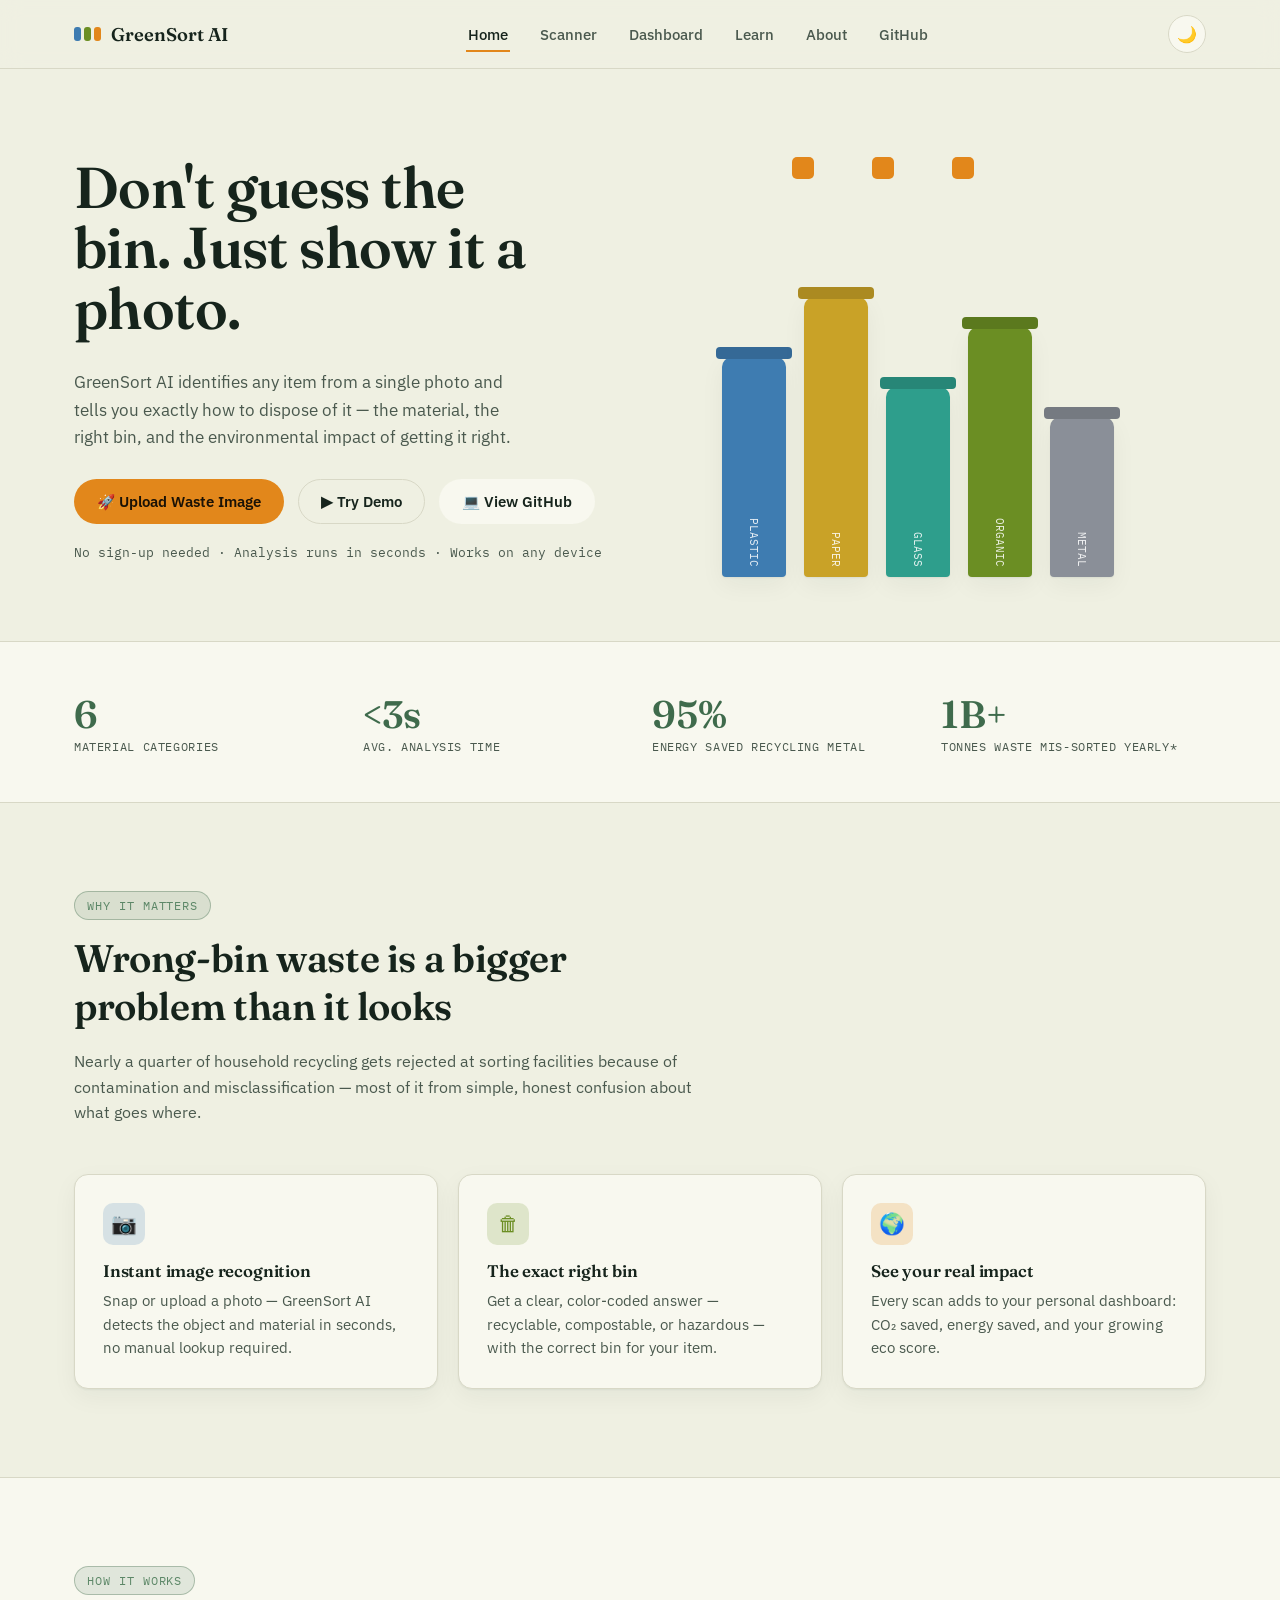
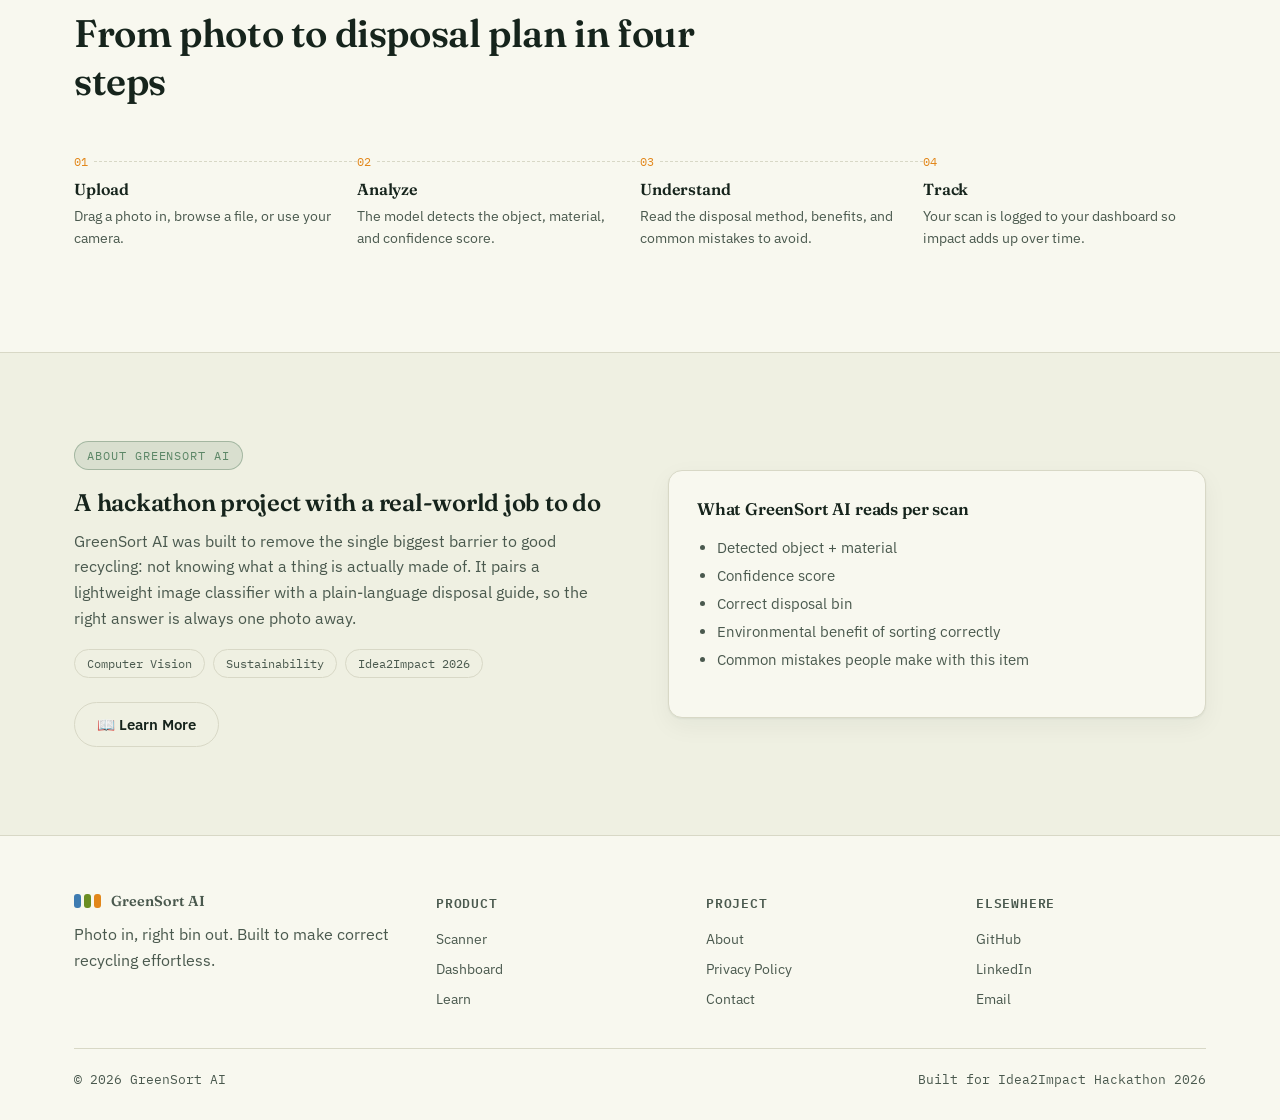
<file: index.html>
<!DOCTYPE html>
<html lang="en">
<head>
<meta charset="UTF-8">
<meta name="viewport" content="width=device-width, initial-scale=1.0">
<title>GreenSort AI — Sort waste right, instantly</title>
<meta name="description" content="Upload a photo of any item and let GreenSort AI tell you exactly how to dispose of it — recyclable, compostable, or hazardous.">
<link rel="stylesheet" href="style.css">
</head>
<body>

<nav class="navbar">
  <div class="container">
    <a href="index.html" class="brand">
      <span class="dot-row"><span class="dot"></span><span class="dot"></span><span class="dot"></span></span>
      GreenSort AI
    </a>
    <ul class="nav-links" id="navLinks">
      <li><a href="index.html">Home</a></li>
      <li><a href="scanner.html">Scanner</a></li>
      <li><a href="dashboard.html">Dashboard</a></li>
      <li><a href="learn.html">Learn</a></li>
      <li><a href="about.html">About</a></li>
      <li><a href="https://github.com/pavarshasree" target="_blank" rel="noopener">GitHub</a></li>
    </ul>
    <div class="nav-actions">
      <button class="theme-toggle" id="themeToggle" aria-label="Toggle dark mode">🌙</button>
      <button class="nav-burger" id="navBurger" aria-label="Menu">☰</button>
    </div>
  </div>
</nav>

<header class="hero">
  <div class="container">
    <div>
      <h1>Don't guess the bin. Just show it a photo.</h1>
      <p class="lede">GreenSort AI identifies any item from a single photo and tells you exactly how to dispose of it — the material, the right bin, and the environmental impact of getting it right.</p>
      <div class="hero-actions">
        <a href="scanner.html" class="btn btn-primary">🚀 Upload Waste Image</a>
        <a href="scanner.html?demo=1" class="btn btn-outline">▶ Try Demo</a>
        <a href="https://github.com/pavarshasree" target="_blank" rel="noopener" class="btn btn-ghost">💻 View GitHub</a>
      </div>
      <p class="hero-note">No sign-up needed · Analysis runs in seconds · Works on any device</p>
    </div>
    <div class="bin-stack" aria-hidden="true">
      <div class="falling" style="left:150px; animation-delay:0s;"></div>
      <div class="falling" style="left:70px; animation-delay:.8s;"></div>
      <div class="falling" style="left:230px; animation-delay:1.6s;"></div>
      <div class="bin b1"><span>PLASTIC</span></div>
      <div class="bin b2"><span>PAPER</span></div>
      <div class="bin b3"><span>GLASS</span></div>
      <div class="bin b4"><span>ORGANIC</span></div>
      <div class="bin b5"><span>METAL</span></div>
    </div>
  </div>
</header>

<section class="stats">
  <div class="container stats-grid">
    <div class="stat"><div class="num">6</div><div class="label">Material categories</div></div>
    <div class="stat"><div class="num">&lt;3s</div><div class="label">Avg. analysis time</div></div>
    <div class="stat"><div class="num">95%</div><div class="label">Energy saved recycling metal</div></div>
    <div class="stat"><div class="num">1B+</div><div class="label">Tonnes waste mis-sorted yearly*</div></div>
  </div>
</section>

<section class="section">
  <div class="container">
    <div class="section-head">
      <span class="eyebrow">Why it matters</span>
      <h2>Wrong-bin waste is a bigger problem than it looks</h2>
      <p>Nearly a quarter of household recycling gets rejected at sorting facilities because of contamination and misclassification — most of it from simple, honest confusion about what goes where.</p>
    </div>
    <div class="feature-grid">
      <div class="feature-card">
        <div class="icon" style="background:color-mix(in srgb, var(--plastic) 18%, transparent); color:var(--plastic);">📷</div>
        <h3>Instant image recognition</h3>
        <p>Snap or upload a photo — GreenSort AI detects the object and material in seconds, no manual lookup required.</p>
      </div>
      <div class="feature-card">
        <div class="icon" style="background:color-mix(in srgb, var(--organic) 18%, transparent); color:var(--organic);">🗑</div>
        <h3>The exact right bin</h3>
        <p>Get a clear, color-coded answer — recyclable, compostable, or hazardous — with the correct bin for your item.</p>
      </div>
      <div class="feature-card">
        <div class="icon" style="background:color-mix(in srgb, var(--amber) 20%, transparent); color:var(--amber-dark);">🌍</div>
        <h3>See your real impact</h3>
        <p>Every scan adds to your personal dashboard: CO₂ saved, energy saved, and your growing eco score.</p>
      </div>
    </div>
  </div>
</section>

<section class="section" style="background:var(--bg-raised); border-top:1px solid var(--border); border-bottom:1px solid var(--border);">
  <div class="container">
    <div class="section-head">
      <span class="eyebrow">How it works</span>
      <h2>From photo to disposal plan in four steps</h2>
    </div>
    <div class="steps">
      <div class="step"><span class="num">01</span><h3>Upload</h3><p>Drag a photo in, browse a file, or use your camera.</p></div>
      <div class="step"><span class="num">02</span><h3>Analyze</h3><p>The model detects the object, material, and confidence score.</p></div>
      <div class="step"><span class="num">03</span><h3>Understand</h3><p>Read the disposal method, benefits, and common mistakes to avoid.</p></div>
      <div class="step"><span class="num">04</span><h3>Track</h3><p>Your scan is logged to your dashboard so impact adds up over time.</p></div>
    </div>
  </div>
</section>

<section class="section">
  <div class="container about-mini">
    <div>
      <span class="eyebrow">About GreenSort AI</span>
      <h2>A hackathon project with a real-world job to do</h2>
      <p>GreenSort AI was built to remove the single biggest barrier to good recycling: not knowing what a thing is actually made of. It pairs a lightweight image classifier with a plain-language disposal guide, so the right answer is always one photo away.</p>
      <div class="badges">
        <span class="badge">Computer Vision</span>
        <span class="badge">Sustainability</span>
        <span class="badge">Idea2Impact 2026</span>
      </div>
      <div class="hero-actions" style="margin-top:24px;">
        <a href="about.html" class="btn btn-outline">📖 Learn More</a>
      </div>
    </div>
    <div class="feature-card">
      <h3 class="mt-0">What GreenSort AI reads per scan</h3>
      <ul style="padding-left:20px; color:var(--text-soft); font-size:.92rem; line-height:1.9;">
        <li>Detected object + material</li>
        <li>Confidence score</li>
        <li>Correct disposal bin</li>
        <li>Environmental benefit of sorting correctly</li>
        <li>Common mistakes people make with this item</li>
      </ul>
    </div>
  </div>
</section>

<footer class="footer">
  <div class="container">
    <div class="footer-grid">
      <div>
        <a href="index.html" class="brand" style="margin-bottom:12px;">
          <span class="dot-row"><span class="dot"></span><span class="dot"></span><span class="dot"></span></span>
          GreenSort AI
        </a>
        <p style="max-width:32ch;">Photo in, right bin out. Built to make correct recycling effortless.</p>
      </div>
      <div>
        <h4>Product</h4>
        <ul>
          <li><a href="scanner.html">Scanner</a></li>
          <li><a href="dashboard.html">Dashboard</a></li>
          <li><a href="learn.html">Learn</a></li>
        </ul>
      </div>
      <div>
        <h4>Project</h4>
        <ul>
          <li><a href="about.html">About</a></li>
          <li><a href="about.html#privacy">Privacy Policy</a></li>
          <li><a href="about.html#contact">Contact</a></li>
        </ul>
      </div>
      <div>
        <h4>Elsewhere</h4>
        <ul>
          <li><a href="https://github.com/pavarshasree" target="_blank" rel="noopener">GitHub</a></li>
          <li><a href="#">LinkedIn</a></li>
          <li><a href="mailto:hello@example.com">Email</a></li>
        </ul>
      </div>
    </div>
    <div class="footer-bottom">
      <span>© 2026 GreenSort AI</span>
      <span>Built for Idea2Impact Hackathon 2026</span>
    </div>
  </div>
</footer>

<script src="main.js"></script>
</body>
</html>
</file>
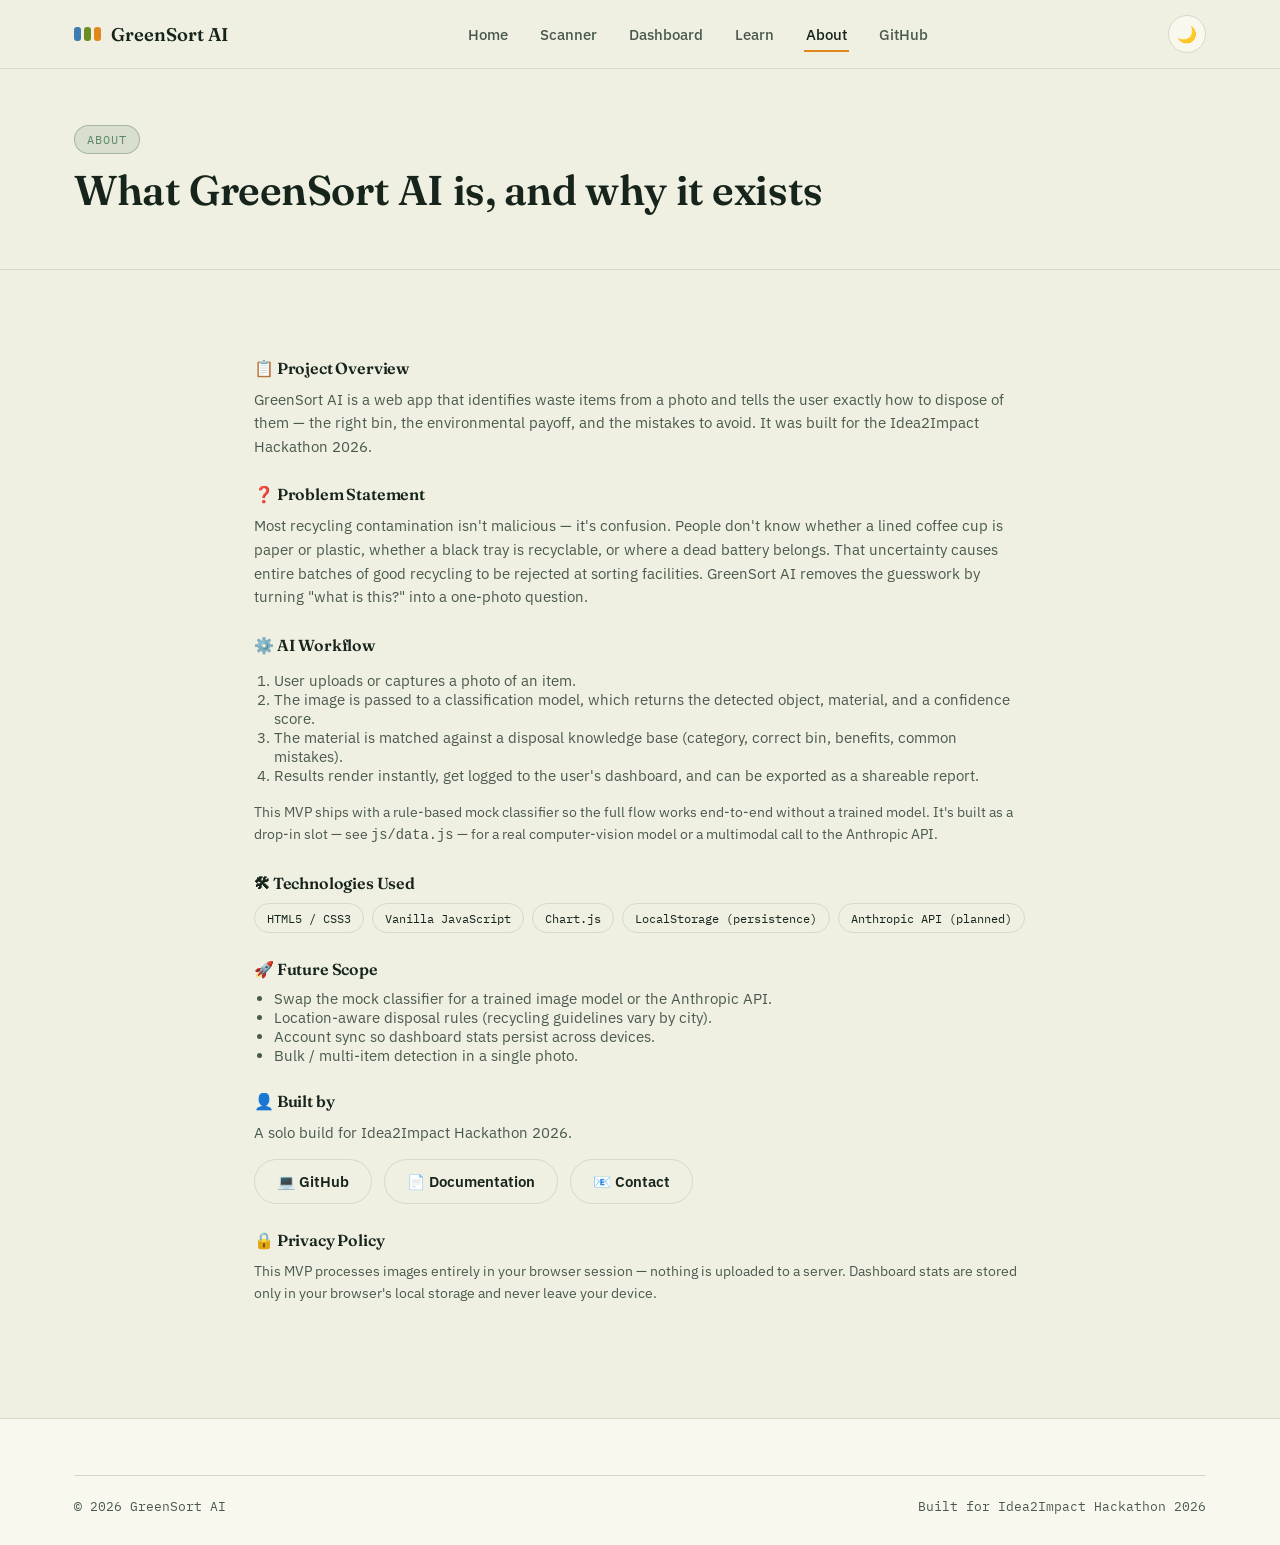
<file: about.html>
<!DOCTYPE html>
<html lang="en">
<head>
<meta charset="UTF-8">
<meta name="viewport" content="width=device-width, initial-scale=1.0">
<title>About — GreenSort AI</title>
<link rel="stylesheet" href="style.css">
</head>
<body>

<nav class="navbar">
  <div class="container">
    <a href="index.html" class="brand"><span class="dot-row"><span class="dot"></span><span class="dot"></span><span class="dot"></span></span>GreenSort AI</a>
    <ul class="nav-links" id="navLinks">
      <li><a href="index.html">Home</a></li>
      <li><a href="scanner.html">Scanner</a></li>
      <li><a href="dashboard.html">Dashboard</a></li>
      <li><a href="learn.html">Learn</a></li>
      <li><a href="about.html">About</a></li>
      <li><a href="https://github.com/pavarshasree" target="_blank" rel="noopener">GitHub</a></li>
    </ul>
    <div class="nav-actions">
      <button class="theme-toggle" id="themeToggle" aria-label="Toggle dark mode">🌙</button>
      <button class="nav-burger" id="navBurger" aria-label="Menu">☰</button>
    </div>
  </div>
</nav>

<header class="page-head">
  <div class="container">
    <span class="eyebrow">About</span>
    <h1>What GreenSort AI is, and why it exists</h1>
  </div>
</header>

<section class="section">
  <div class="container" style="max-width:820px;">

    <div class="result-block">
      <h3>📋 Project Overview</h3>
      <p>GreenSort AI is a web app that identifies waste items from a photo and tells the user exactly how to dispose of them — the right bin, the environmental payoff, and the mistakes to avoid. It was built for the Idea2Impact Hackathon 2026.</p>
    </div>

    <div class="result-block">
      <h3>❓ Problem Statement</h3>
      <p>Most recycling contamination isn't malicious — it's confusion. People don't know whether a lined coffee cup is paper or plastic, whether a black tray is recyclable, or where a dead battery belongs. That uncertainty causes entire batches of good recycling to be rejected at sorting facilities. GreenSort AI removes the guesswork by turning "what is this?" into a one-photo question.</p>
    </div>

    <div class="result-block">
      <h3>⚙️ AI Workflow</h3>
      <ol style="padding-left:20px; color:var(--text-soft);">
        <li>User uploads or captures a photo of an item.</li>
        <li>The image is passed to a classification model, which returns the detected object, material, and a confidence score.</li>
        <li>The material is matched against a disposal knowledge base (category, correct bin, benefits, common mistakes).</li>
        <li>Results render instantly, get logged to the user's dashboard, and can be exported as a shareable report.</li>
      </ol>
      <p style="margin-top:10px; font-size:.86rem;">This MVP ships with a rule-based mock classifier so the full flow works end-to-end without a trained model. It's built as a drop-in slot — see <code>js/data.js</code> — for a real computer-vision model or a multimodal call to the Anthropic API.</p>
    </div>

    <div class="result-block">
      <h3>🛠 Technologies Used</h3>
      <div class="chips">
        <span class="chip">HTML5 / CSS3</span>
        <span class="chip">Vanilla JavaScript</span>
        <span class="chip">Chart.js</span>
        <span class="chip">LocalStorage (persistence)</span>
        <span class="chip">Anthropic API (planned)</span>
      </div>
    </div>

    <div class="result-block">
      <h3>🚀 Future Scope</h3>
      <ul style="padding-left:20px; color:var(--text-soft);">
        <li>Swap the mock classifier for a trained image model or the Anthropic API.</li>
        <li>Location-aware disposal rules (recycling guidelines vary by city).</li>
        <li>Account sync so dashboard stats persist across devices.</li>
        <li>Bulk / multi-item detection in a single photo.</li>
      </ul>
    </div>

    <div class="result-block">
      <h3>👤 Built by</h3>
      <p>A solo build for Idea2Impact Hackathon 2026.</p>
      <div class="result-actions">
        <a href="https://github.com/pavarshasree" target="_blank" rel="noopener" class="btn btn-outline">💻 GitHub</a>
        <a href="https://github.com/pavarshasree/greensort-ai#readme" target="_blank" rel="noopener" class="btn btn-outline">📄 Documentation</a>
        <a href="mailto:hello@example.com" class="btn btn-outline" id="contact">📧 Contact</a>
      </div>
    </div>

    <div class="result-block" id="privacy">
      <h3>🔒 Privacy Policy</h3>
      <p style="font-size:.86rem;">This MVP processes images entirely in your browser session — nothing is uploaded to a server. Dashboard stats are stored only in your browser's local storage and never leave your device.</p>
    </div>

  </div>
</section>

<footer class="footer">
  <div class="container">
    <div class="footer-bottom">
      <span>© 2026 GreenSort AI</span>
      <span>Built for Idea2Impact Hackathon 2026</span>
    </div>
  </div>
</footer>

<script src="main.js"></script>
</body>
</html>
</file>
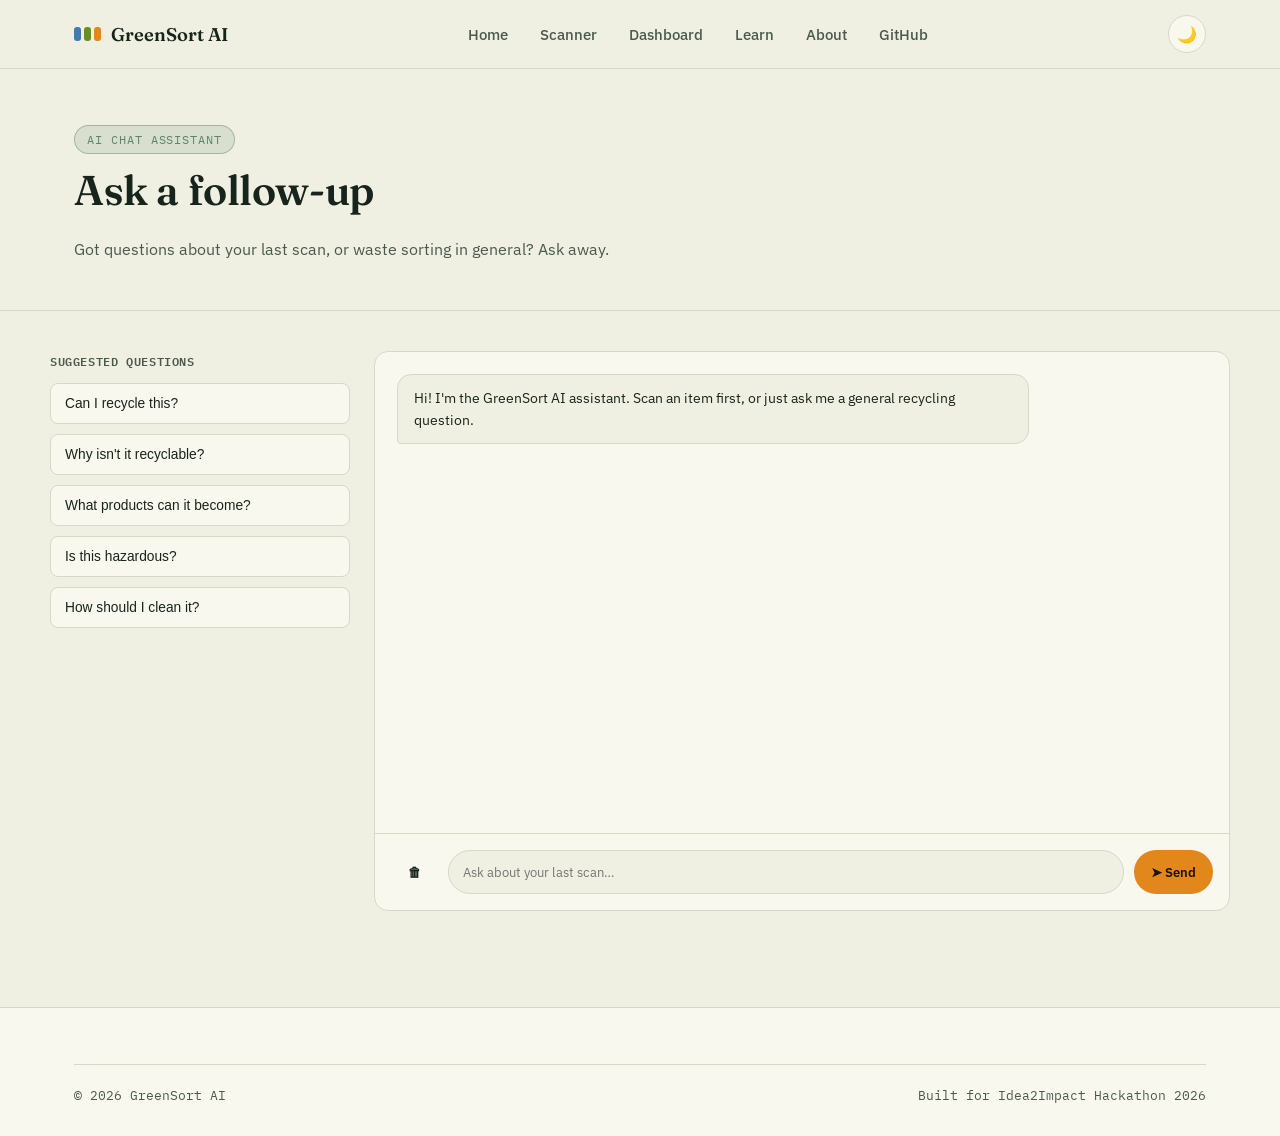
<file: chat.html>
<!DOCTYPE html>
<html lang="en">
<head>
<meta charset="UTF-8">
<meta name="viewport" content="width=device-width, initial-scale=1.0">
<title>Ask AI — GreenSort AI</title>
<link rel="stylesheet" href="style.css">
</head>
<body>

<nav class="navbar">
  <div class="container">
    <a href="index.html" class="brand"><span class="dot-row"><span class="dot"></span><span class="dot"></span><span class="dot"></span></span>GreenSort AI</a>
    <ul class="nav-links" id="navLinks">
      <li><a href="index.html">Home</a></li>
      <li><a href="scanner.html">Scanner</a></li>
      <li><a href="dashboard.html">Dashboard</a></li>
      <li><a href="learn.html">Learn</a></li>
      <li><a href="about.html">About</a></li>
      <li><a href="https://github.com/pavarshasree" target="_blank" rel="noopener">GitHub</a></li>
    </ul>
    <div class="nav-actions">
      <button class="theme-toggle" id="themeToggle" aria-label="Toggle dark mode">🌙</button>
      <button class="nav-burger" id="navBurger" aria-label="Menu">☰</button>
    </div>
  </div>
</nav>

<header class="page-head">
  <div class="container">
    <span class="eyebrow">AI Chat Assistant</span>
    <h1>Ask a follow-up</h1>
    <p style="max-width:56ch;">Got questions about your last scan, or waste sorting in general? Ask away.</p>
  </div>
</header>

<section class="container chat-wrap">
  <aside class="suggested">
    <h4>Suggested Questions</h4>
    <div class="suggested-list">
      <button data-q="Can I recycle this?">Can I recycle this?</button>
      <button data-q="Why isn't it recyclable?">Why isn't it recyclable?</button>
      <button data-q="What products can it become?">What products can it become?</button>
      <button data-q="Is this hazardous?">Is this hazardous?</button>
      <button data-q="How should I clean it?">How should I clean it?</button>
    </div>
  </aside>

  <div class="chat-panel">
    <div class="chat-log" id="chatLog"></div>
    <div class="chat-input-row">
      <button class="btn btn-ghost btn-sm" id="clearBtn" title="Clear chat">🗑</button>
      <input type="text" id="chatInput" placeholder="Ask about your last scan…" autocomplete="off">
      <button class="btn btn-primary btn-sm" id="sendBtn">➤ Send</button>
    </div>
  </div>
</section>

<footer class="footer">
  <div class="container">
    <div class="footer-bottom">
      <span>© 2026 GreenSort AI</span>
      <span>Built for Idea2Impact Hackathon 2026</span>
    </div>
  </div>
</footer>

<script src="data.js"></script>
<script src="main.js"></script>
<script>
  const chatLog = document.getElementById("chatLog");
  const chatInput = document.getElementById("chatInput");
  const sendBtn = document.getElementById("sendBtn");
  const clearBtn = document.getElementById("clearBtn");

  const lastResult = JSON.parse(sessionStorage.getItem("greensort_last_result") || "null");

  function addMsg(text, who) {
    const div = document.createElement("div");
    div.className = "msg " + who;
    div.textContent = text;
    chatLog.appendChild(div);
    chatLog.scrollTop = chatLog.scrollHeight;
  }

  function greet() {
    if (lastResult) {
      addMsg(`Hi! I saw you just scanned a ${lastResult.object} (${lastResult.category}). Ask me anything about it, or about waste sorting in general.`, "bot");
    } else {
      addMsg("Hi! I'm the GreenSort AI assistant. Scan an item first, or just ask me a general recycling question.", "bot");
    }
  }

  /**
   * Rule-based demo responses grounded in the last scan.
   * Swap this for a real call to the Anthropic API with the
   * scan context in the system prompt — see README.md.
   */
  function respond(question) {
    const q = question.toLowerCase();
    const item = lastResult;

    if (q.includes("recycl") && q.includes("can i")) {
      if (!item) return "Scan an item first and I can give you a specific answer — for now: check the material code and your local facility's accepted list.";
      return item.category.includes("Recyclable")
        ? `Yes — your ${item.object} is recyclable. ${item.disposal}`
        : `Not through standard recycling — your ${item.object} is classified as "${item.category}". ${item.disposal}`;
    }
    if (q.includes("why") && q.includes("recyclable")) {
      if (!item) return "Tell me which item you mean, or scan one so I have the details.";
      return item.category.includes("Recyclable")
        ? `Good news — it actually is recyclable! ${item.explanation}`
        : `${item.explanation} That's why it needs different handling than standard recycling.`;
    }
    if (q.includes("product") || q.includes("become")) {
      if (!item) return "Scan an item and I'll tell you what it can be turned into.";
      return `Recycled ${MATERIAL_LABELS[item.material] || item.material.toLowerCase()} like this typically becomes: ${item.similar.join(", ")}, or new packaging of the same material.`;
    }
    if (q.includes("hazard")) {
      if (!item) return "Scan an item and I'll flag whether it needs special handling.";
      return item.category.includes("Hazardous")
        ? `Yes — treat this as hazardous. ${item.disposal}`
        : `No, your ${item.object} isn't hazardous — it's classified as "${item.category}".`;
    }
    if (q.includes("clean")) {
      if (!item) return "Generally: rinse food residue off plastics, glass, and metal before recycling. Paper should stay dry.";
      return `For your ${item.object}: ${item.disposal}`;
    }
    return item
      ? `Here's what I know about your ${item.object}: ${item.explanation}`
      : "I can answer questions about recyclability, disposal methods, and environmental impact — scan an item first for item-specific answers.";
  }

  function handleSend(text) {
    const question = (text || chatInput.value).trim();
    if (!question) return;
    addMsg(question, "user");
    chatInput.value = "";
    setTimeout(() => addMsg(respond(question), "bot"), 450);
  }

  sendBtn.addEventListener("click", () => handleSend());
  chatInput.addEventListener("keydown", e => { if (e.key === "Enter") handleSend(); });
  document.querySelectorAll(".suggested-list button").forEach(btn =>
    btn.addEventListener("click", () => handleSend(btn.dataset.q)));
  clearBtn.addEventListener("click", () => { chatLog.innerHTML = ""; greet(); });

  greet();
</script>
</body>
</html>
</file>
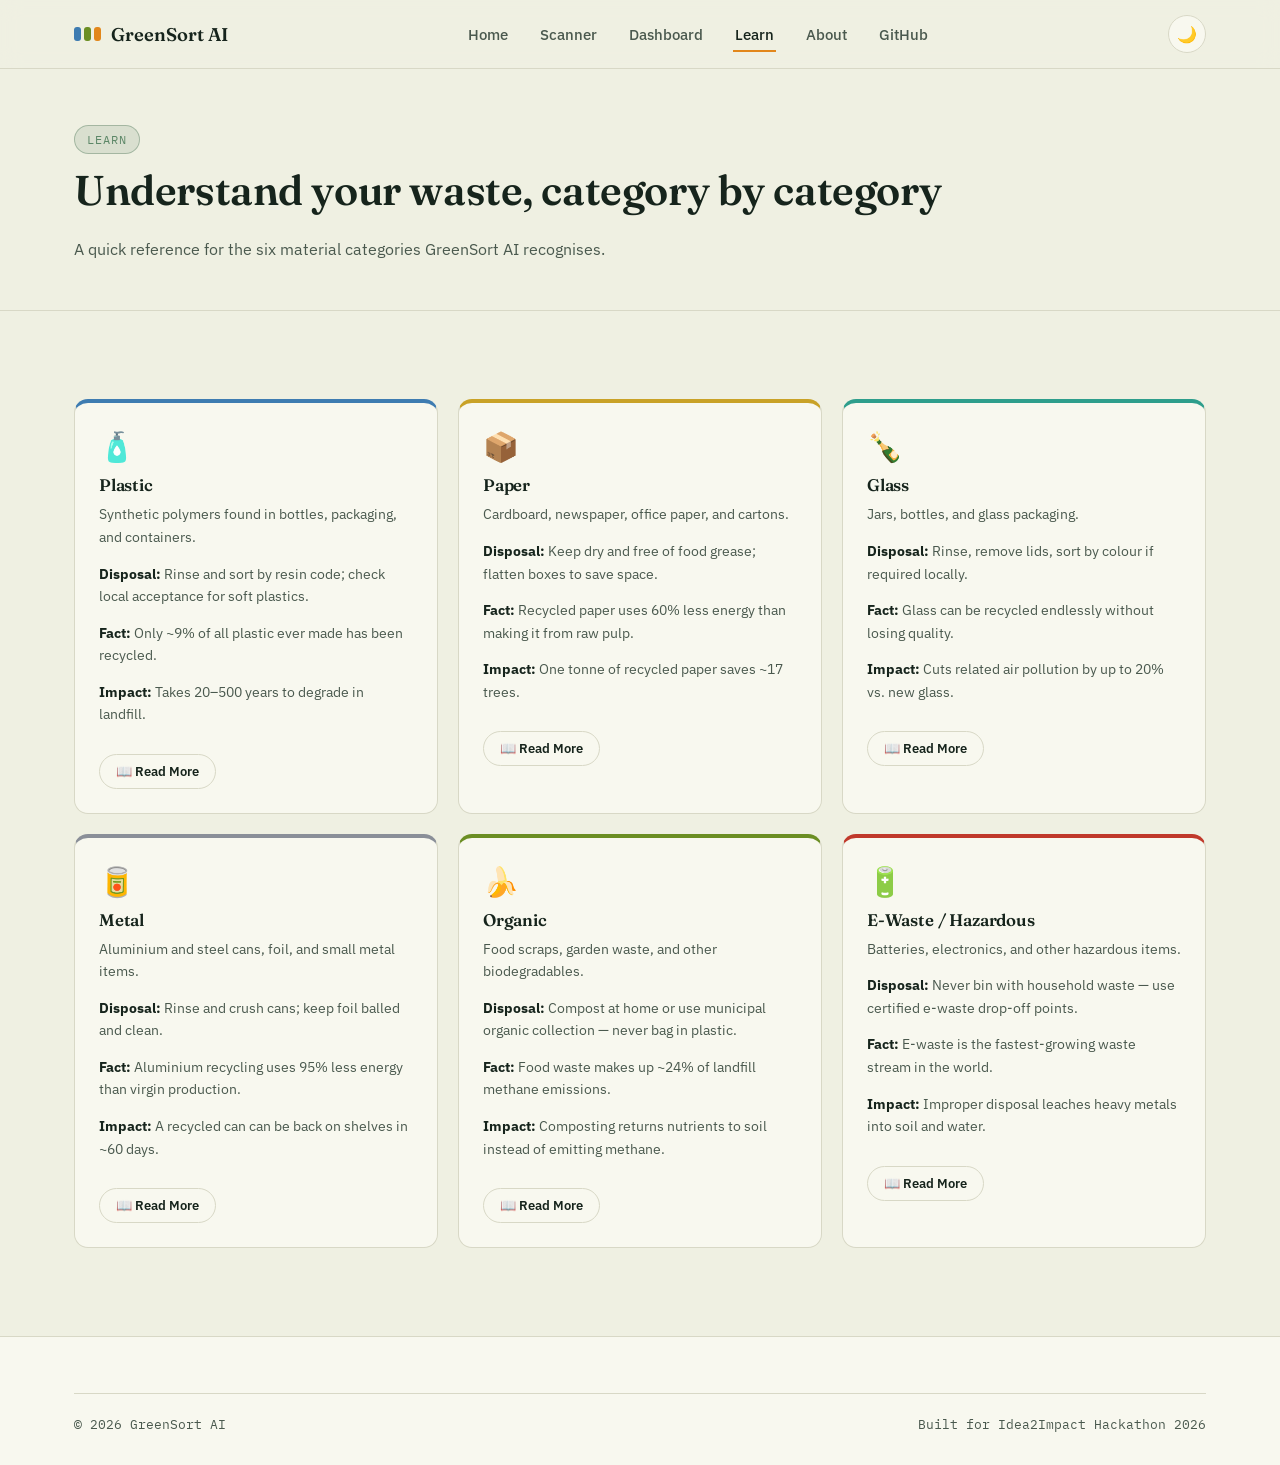
<file: learn.html>
<!DOCTYPE html>
<html lang="en">
<head>
<meta charset="UTF-8">
<meta name="viewport" content="width=device-width, initial-scale=1.0">
<title>Learn — GreenSort AI</title>
<link rel="stylesheet" href="style.css">
</head>
<body>

<nav class="navbar">
  <div class="container">
    <a href="index.html" class="brand"><span class="dot-row"><span class="dot"></span><span class="dot"></span><span class="dot"></span></span>GreenSort AI</a>
    <ul class="nav-links" id="navLinks">
      <li><a href="index.html">Home</a></li>
      <li><a href="scanner.html">Scanner</a></li>
      <li><a href="dashboard.html">Dashboard</a></li>
      <li><a href="learn.html">Learn</a></li>
      <li><a href="about.html">About</a></li>
      <li><a href="https://github.com/pavarshasree" target="_blank" rel="noopener">GitHub</a></li>
    </ul>
    <div class="nav-actions">
      <button class="theme-toggle" id="themeToggle" aria-label="Toggle dark mode">🌙</button>
      <button class="nav-burger" id="navBurger" aria-label="Menu">☰</button>
    </div>
  </div>
</nav>

<header class="page-head">
  <div class="container">
    <span class="eyebrow">Learn</span>
    <h1>Understand your waste, category by category</h1>
    <p style="max-width:56ch;">A quick reference for the six material categories GreenSort AI recognises.</p>
  </div>
</header>

<section class="section">
  <div class="container cat-grid" id="catGrid"></div>
</section>

<footer class="footer">
  <div class="container">
    <div class="footer-bottom">
      <span>© 2026 GreenSort AI</span>
      <span>Built for Idea2Impact Hackathon 2026</span>
    </div>
  </div>
</footer>

<script src="data.js"></script>
<script src="main.js"></script>
<script>
  const CATEGORIES = [
    { key: "plastic", icon: "🧴", color: "var(--plastic)", desc: "Synthetic polymers found in bottles, packaging, and containers.", disposal: "Rinse and sort by resin code; check local acceptance for soft plastics.", fact: "Only ~9% of all plastic ever made has been recycled.", impact: "Takes 20–500 years to degrade in landfill." },
    { key: "paper", icon: "📦", color: "var(--paper-mat)", desc: "Cardboard, newspaper, office paper, and cartons.", disposal: "Keep dry and free of food grease; flatten boxes to save space.", fact: "Recycled paper uses 60% less energy than making it from raw pulp.", impact: "One tonne of recycled paper saves ~17 trees." },
    { key: "glass", icon: "🍾", color: "var(--glass)", desc: "Jars, bottles, and glass packaging.", disposal: "Rinse, remove lids, sort by colour if required locally.", fact: "Glass can be recycled endlessly without losing quality.", impact: "Cuts related air pollution by up to 20% vs. new glass." },
    { key: "metal", icon: "🥫", color: "var(--metal)", desc: "Aluminium and steel cans, foil, and small metal items.", disposal: "Rinse and crush cans; keep foil balled and clean.", fact: "Aluminium recycling uses 95% less energy than virgin production.", impact: "A recycled can can be back on shelves in ~60 days." },
    { key: "organic", icon: "🍌", color: "var(--organic)", desc: "Food scraps, garden waste, and other biodegradables.", disposal: "Compost at home or use municipal organic collection — never bag in plastic.", fact: "Food waste makes up ~24% of landfill methane emissions.", impact: "Composting returns nutrients to soil instead of emitting methane." },
    { key: "ewaste", icon: "🔋", color: "var(--hazard)", desc: "Batteries, electronics, and other hazardous items.", disposal: "Never bin with household waste — use certified e-waste drop-off points.", fact: "E-waste is the fastest-growing waste stream in the world.", impact: "Improper disposal leaches heavy metals into soil and water." }
  ];

  const grid = document.getElementById("catGrid");
  grid.innerHTML = CATEGORIES.map(c => `
    <div class="cat-card" style="border-top-color:${c.color};">
      <div style="font-size:1.8rem; margin-bottom:10px;">${c.icon}</div>
      <h3>${MATERIAL_LABELS[c.key]}</h3>
      <p>${c.desc}</p>
      <p><strong style="color:var(--text);">Disposal:</strong> ${c.disposal}</p>
      <p><strong style="color:var(--text);">Fact:</strong> ${c.fact}</p>
      <p><strong style="color:var(--text);">Impact:</strong> ${c.impact}</p>
      <div class="hero-actions">
        <button class="btn btn-outline btn-sm" onclick="alert('Full guide coming soon — this is a hackathon MVP!')">📖 Read More</button>
      </div>
    </div>
  `).join("");
</script>
</body>
</html>
</file>
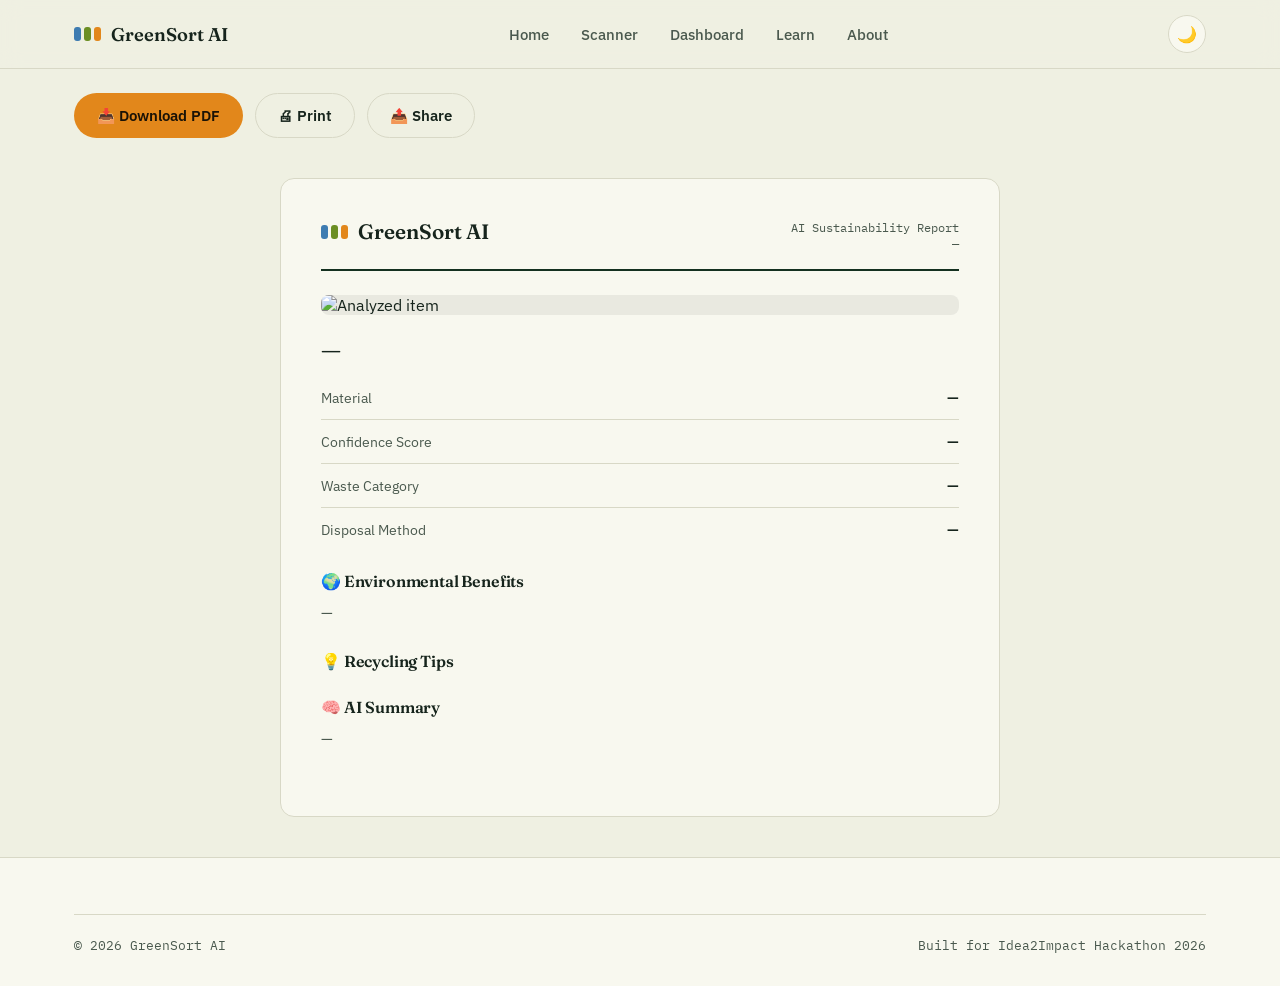
<file: report.html>
<!DOCTYPE html>
<html lang="en">
<head>
<meta charset="UTF-8">
<meta name="viewport" content="width=device-width, initial-scale=1.0">
<title>Sustainability Report — GreenSort AI</title>
<link rel="stylesheet" href="style.css">
<style>
  .report-card{max-width:720px;margin:40px auto;background:var(--bg-raised);border:1px solid var(--border);border-radius:var(--radius);padding:40px;}
  .report-head{display:flex;justify-content:space-between;align-items:flex-start;border-bottom:2px solid var(--forest);padding-bottom:18px;margin-bottom:24px;}
  .report-head .brand{font-size:1.3rem;}
  .report-meta{font-family:var(--mono);font-size:.78rem;color:var(--text-soft);text-align:right;}
  .report-card img{border-radius:var(--radius-sm);max-height:260px;object-fit:contain;background:#00000010;margin-bottom:20px;}
  @media print{
    .navbar,.footer,.no-print{display:none!important;}
    body{background:#fff;color:#000;}
    .report-card{border:none;box-shadow:none;margin:0;}
  }
</style>
</head>
<body>

<nav class="navbar no-print">
  <div class="container">
    <a href="index.html" class="brand"><span class="dot-row"><span class="dot"></span><span class="dot"></span><span class="dot"></span></span>GreenSort AI</a>
    <ul class="nav-links" id="navLinks">
      <li><a href="index.html">Home</a></li>
      <li><a href="scanner.html">Scanner</a></li>
      <li><a href="dashboard.html">Dashboard</a></li>
      <li><a href="learn.html">Learn</a></li>
      <li><a href="about.html">About</a></li>
    </ul>
    <div class="nav-actions">
      <button class="theme-toggle" id="themeToggle" aria-label="Toggle dark mode">🌙</button>
      <button class="nav-burger" id="navBurger" aria-label="Menu">☰</button>
    </div>
  </div>
</nav>

<div class="container no-print" style="padding-top:24px; display:flex; gap:12px;">
  <button class="btn btn-primary" id="downloadPdf">📥 Download PDF</button>
  <button class="btn btn-outline" onclick="window.print()">🖨 Print</button>
  <button class="btn btn-outline" id="shareReport">📤 Share</button>
</div>

<div class="report-card" id="reportCard">
  <div class="report-head">
    <div class="brand"><span class="dot-row"><span class="dot"></span><span class="dot"></span><span class="dot"></span></span>GreenSort AI</div>
    <div class="report-meta">AI Sustainability Report<br><span id="reportDate">—</span></div>
  </div>
  <img id="reportImg" alt="Analyzed item">
  <h2 id="reportTitle">—</h2>
  <div class="kv-list">
    <div class="kv-row"><span class="k">Material</span><span class="v" id="repMaterial">—</span></div>
    <div class="kv-row"><span class="k">Confidence Score</span><span class="v" id="repConf">—</span></div>
    <div class="kv-row"><span class="k">Waste Category</span><span class="v" id="repCategory">—</span></div>
    <div class="kv-row"><span class="k">Disposal Method</span><span class="v" id="repDisposal" style="text-align:left; max-width:60%;">—</span></div>
  </div>
  <div class="result-block" style="margin-top:20px;">
    <h3>🌍 Environmental Benefits</h3>
    <p id="repBenefit">—</p>
  </div>
  <div class="result-block">
    <h3>💡 Recycling Tips</h3>
    <ul class="tip-list" id="repTips"></ul>
  </div>
  <div class="result-block">
    <h3>🧠 AI Summary</h3>
    <p id="repSummary">—</p>
  </div>
</div>

<footer class="footer no-print">
  <div class="container">
    <div class="footer-bottom">
      <span>© 2026 GreenSort AI</span>
      <span>Built for Idea2Impact Hackathon 2026</span>
    </div>
  </div>
</footer>

<script src="data.js"></script>
<script src="main.js"></script>
<script>
  const raw = sessionStorage.getItem("greensort_report_result") || sessionStorage.getItem("greensort_last_result");
  const img = sessionStorage.getItem("greensort_report_image") || sessionStorage.getItem("greensort_last_image");

  if (raw) {
    const r = JSON.parse(raw);
    document.getElementById("reportImg").src = img || "";
    document.getElementById("reportTitle").textContent = r.object;
    document.getElementById("repMaterial").textContent = MATERIAL_LABELS[r.material] || r.material;
    document.getElementById("repConf").textContent = r.confidence + "%";
    document.getElementById("repCategory").textContent = r.category;
    document.getElementById("repDisposal").textContent = r.disposal;
    document.getElementById("repBenefit").textContent = r.benefit;
    document.getElementById("repTips").innerHTML = r.tips.map(t => `<li>${t}</li>`).join("");
    document.getElementById("repSummary").textContent = r.explanation;
    document.getElementById("reportDate").textContent = new Date().toLocaleString();
  }

  document.getElementById("downloadPdf").addEventListener("click", () => {
    window.print(); // browser "Save as PDF" via print dialog — no extra dependency
  });
  document.getElementById("shareReport").addEventListener("click", async () => {
    await navigator.clipboard.writeText(location.href);
    alert("Report link copied to clipboard!");
  });
</script>
</body>
</html>
</file>
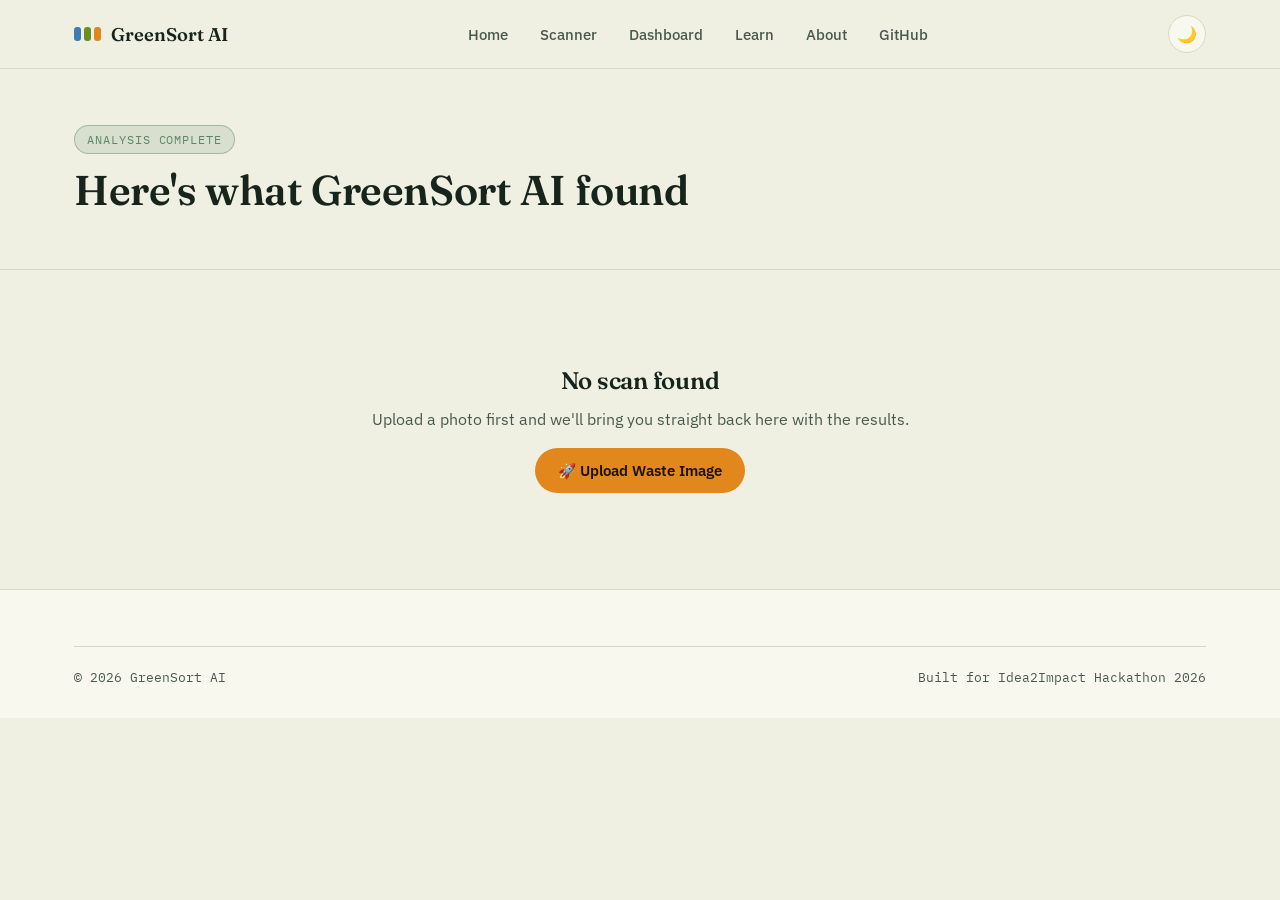
<file: results.html>
<!DOCTYPE html>
<html lang="en">
<head>
<meta charset="UTF-8">
<meta name="viewport" content="width=device-width, initial-scale=1.0">
<title>Analysis Result — GreenSort AI</title>
<link rel="stylesheet" href="style.css">
</head>
<body>

<nav class="navbar">
  <div class="container">
    <a href="index.html" class="brand"><span class="dot-row"><span class="dot"></span><span class="dot"></span><span class="dot"></span></span>GreenSort AI</a>
    <ul class="nav-links" id="navLinks">
      <li><a href="index.html">Home</a></li>
      <li><a href="scanner.html">Scanner</a></li>
      <li><a href="dashboard.html">Dashboard</a></li>
      <li><a href="learn.html">Learn</a></li>
      <li><a href="about.html">About</a></li>
      <li><a href="https://github.com/pavarshasree" target="_blank" rel="noopener">GitHub</a></li>
    </ul>
    <div class="nav-actions">
      <button class="theme-toggle" id="themeToggle" aria-label="Toggle dark mode">🌙</button>
      <button class="nav-burger" id="navBurger" aria-label="Menu">☰</button>
    </div>
  </div>
</nav>

<header class="page-head">
  <div class="container">
    <span class="eyebrow">Analysis Complete</span>
    <h1 id="pageTitle">Here's what GreenSort AI found</h1>
  </div>
</header>

<section class="container results-grid" id="resultsGrid">
  <!-- Left panel -->
  <div class="result-panel">
    <img id="resultImg" alt="Analyzed item">
    <div class="kv-list">
      <div class="kv-row"><span class="k">Detected Object</span><span class="v" id="kObject">—</span></div>
      <div class="kv-row"><span class="k">Material</span><span class="v" id="kMaterial">—</span></div>
      <div class="kv-row"><span class="k">Confidence Score</span><span class="v"><span class="confidence-bar"><div id="confFill"></div></span> <span id="confPct" class="mono"></span></span></div>
      <div class="kv-row"><span class="k">Waste Category</span><span class="v" id="kCategory">—</span></div>
      <div class="kv-row"><span class="k">Bin</span><span class="v"><span class="bin-swatch" id="binSwatch"></span><span id="kBin">—</span></span></div>
    </div>
    <div class="result-actions" style="margin-top:20px;">
      <button class="btn btn-outline btn-sm" id="downloadBtn">📄 Download AI Report</button>
      <button class="btn btn-outline btn-sm" id="shareBtn">📤 Share Result</button>
    </div>
  </div>

  <!-- Right panel -->
  <div>
    <div class="result-block">
      <h3>🧠 AI Explanation</h3>
      <p id="rExplanation">—</p>
    </div>
    <div class="result-block">
      <h3>♻️ Disposal Method</h3>
      <p id="rDisposal">—</p>
    </div>
    <div class="result-block">
      <h3>🌍 Environmental Benefit</h3>
      <p id="rBenefit">—</p>
    </div>
    <div class="result-block">
      <h3>💡 Sustainability Tips</h3>
      <ul class="tip-list" id="rTips"></ul>
    </div>
    <div class="result-block">
      <h3>⚠️ Common Mistakes</h3>
      <ul class="tip-list" id="rMistakes"></ul>
    </div>
    <div class="result-block">
      <h3>🔁 Similar Recyclable Items</h3>
      <div class="chips" id="rSimilar"></div>
    </div>
    <div class="result-actions">
      <a href="scanner.html" class="btn btn-primary">🔁 Analyze Another</a>
      <a href="chat.html" class="btn btn-outline">💬 Ask AI</a>
    </div>
  </div>
</section>

<section class="container hidden" id="emptyState" style="padding:96px 0; text-align:center;">
  <h2>No scan found</h2>
  <p>Upload a photo first and we'll bring you straight back here with the results.</p>
  <a href="scanner.html" class="btn btn-primary">🚀 Upload Waste Image</a>
</section>

<footer class="footer">
  <div class="container">
    <div class="footer-bottom">
      <span>© 2026 GreenSort AI</span>
      <span>Built for Idea2Impact Hackathon 2026</span>
    </div>
  </div>
</footer>

<script src="data.js"></script>
<script src="main.js"></script>
<script>
  const resultRaw = sessionStorage.getItem("greensort_last_result");
  const imgRaw = sessionStorage.getItem("greensort_last_image");

  if (!resultRaw) {
    document.getElementById("resultsGrid").classList.add("hidden");
    document.getElementById("emptyState").classList.remove("hidden");
  } else {
    const r = JSON.parse(resultRaw);
    document.getElementById("resultImg").src = imgRaw || "";
    document.getElementById("kObject").textContent = r.object;
    document.getElementById("kMaterial").textContent = MATERIAL_LABELS[r.material] || r.material;
    document.getElementById("kCategory").textContent = r.category;
    document.getElementById("kBin").textContent = r.bin;
    document.getElementById("binSwatch").style.background = r.binColor;
    document.getElementById("confFill").style.width = r.confidence + "%";
    document.getElementById("confPct").textContent = r.confidence + "%";
    document.getElementById("rExplanation").textContent = r.explanation;
    document.getElementById("rDisposal").textContent = r.disposal;
    document.getElementById("rBenefit").textContent = r.benefit;
    document.getElementById("rTips").innerHTML = r.tips.map(t => `<li>${t}</li>`).join("");
    document.getElementById("rMistakes").innerHTML = r.mistakes.map(t => `<li>${t}</li>`).join("");
    document.getElementById("rSimilar").innerHTML = r.similar.map(s => `<span class="chip">${s}</span>`).join("");
    document.getElementById("pageTitle").textContent = `That's a ${r.object}`;

    document.getElementById("downloadBtn").addEventListener("click", () => {
      sessionStorage.setItem("greensort_report_result", resultRaw);
      sessionStorage.setItem("greensort_report_image", imgRaw || "");
      window.location.href = "report.html";
    });

    document.getElementById("shareBtn").addEventListener("click", async () => {
      const text = `GreenSort AI says my ${r.object} is ${r.category} — dispose via ${r.bin}.`;
      if (navigator.share) {
        try { await navigator.share({ title: "GreenSort AI Result", text }); } catch (e) {}
      } else {
        await navigator.clipboard.writeText(text);
        alert("Result copied to clipboard!");
      }
    });
  }
</script>
</body>
</html>
</file>
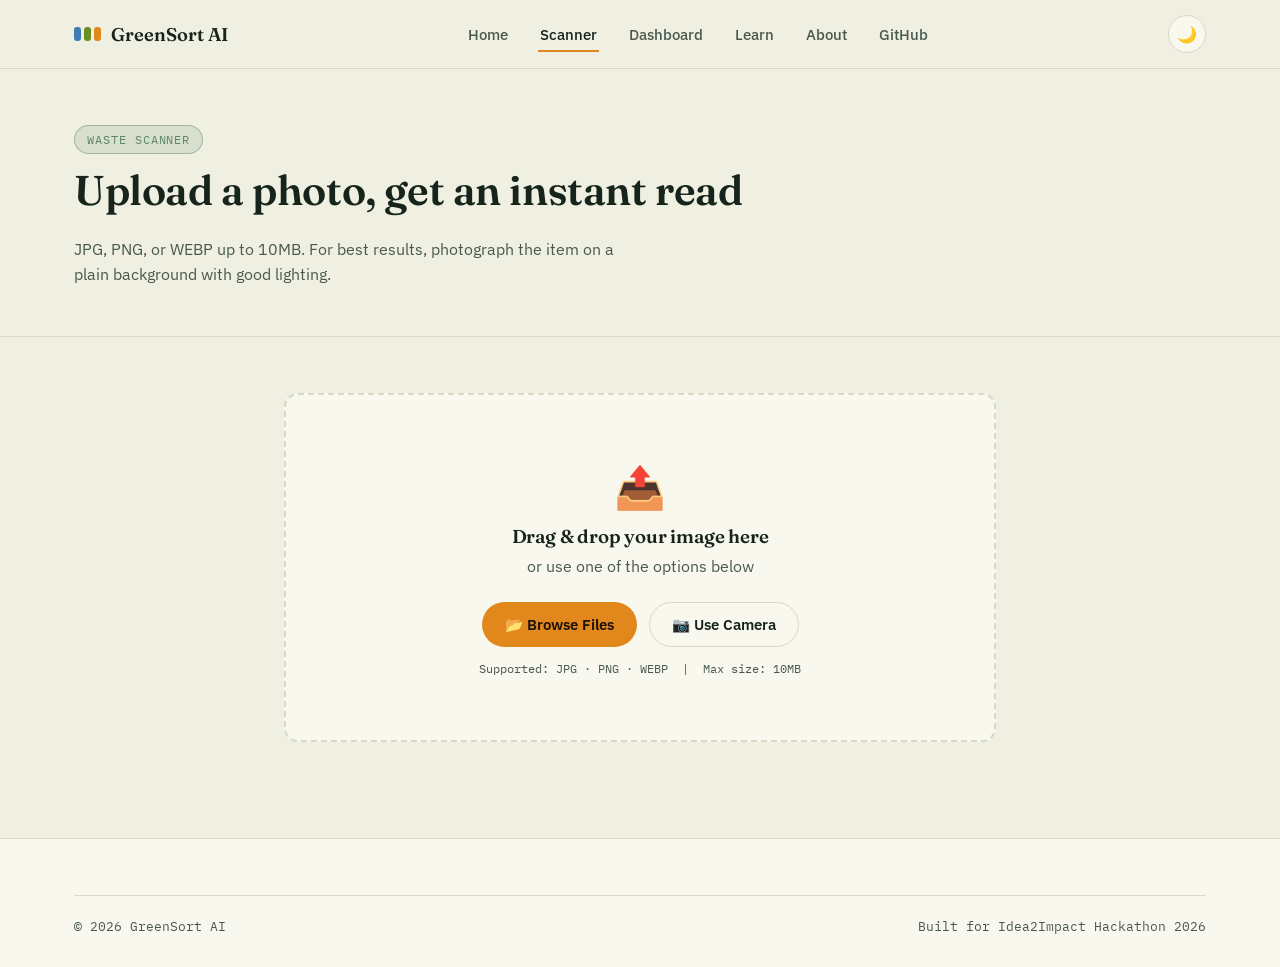
<file: scanner.html>
<!DOCTYPE html>
<html lang="en">
<head>
<meta charset="UTF-8">
<meta name="viewport" content="width=device-width, initial-scale=1.0">
<title>Scanner — GreenSort AI</title>
<link rel="stylesheet" href="style.css">
</head>
<body>

<nav class="navbar">
  <div class="container">
    <a href="index.html" class="brand"><span class="dot-row"><span class="dot"></span><span class="dot"></span><span class="dot"></span></span>GreenSort AI</a>
    <ul class="nav-links" id="navLinks">
      <li><a href="index.html">Home</a></li>
      <li><a href="scanner.html">Scanner</a></li>
      <li><a href="dashboard.html">Dashboard</a></li>
      <li><a href="learn.html">Learn</a></li>
      <li><a href="about.html">About</a></li>
      <li><a href="https://github.com/pavarshasree" target="_blank" rel="noopener">GitHub</a></li>
    </ul>
    <div class="nav-actions">
      <button class="theme-toggle" id="themeToggle" aria-label="Toggle dark mode">🌙</button>
      <button class="nav-burger" id="navBurger" aria-label="Menu">☰</button>
    </div>
  </div>
</nav>

<header class="page-head">
  <div class="container">
    <span class="eyebrow">Waste Scanner</span>
    <h1>Upload a photo, get an instant read</h1>
    <p style="max-width:56ch;">JPG, PNG, or WEBP up to 10MB. For best results, photograph the item on a plain background with good lighting.</p>
  </div>
</header>

<section class="scanner-wrap">
  <div class="container" style="max-width:760px;">

    <div class="dropzone" id="dropzone" tabindex="0" role="button" aria-label="Upload an image">
      <div class="dz-icon">📤</div>
      <h3>Drag & drop your image here</h3>
      <p>or use one of the options below</p>
      <div class="dz-actions">
        <button class="btn btn-primary" id="browseBtn">📂 Browse Files</button>
        <button class="btn btn-outline" id="cameraBtn">📷 Use Camera</button>
      </div>
      <input type="file" id="fileInput" accept="image/png,image/jpeg,image/webp">
      <input type="file" id="cameraInput" accept="image/*" capture="environment">
      <div class="dz-meta">Supported: JPG · PNG · WEBP &nbsp;|&nbsp; Max size: 10MB</div>
    </div>

    <div class="preview-card" id="previewCard">
      <img id="previewImg" alt="Uploaded item preview">
      <div class="preview-meta">
        <span id="fileMeta">—</span>
        <button class="btn btn-sm btn-danger" id="removeBtn">🗑 Remove Image</button>
      </div>
      <div class="preview-actions">
        <button class="btn btn-primary btn-full" id="analyzeBtn">🤖 Analyze with AI</button>
      </div>
    </div>

    <div class="analyzing" id="analyzing">
      <p id="analyzingText">Detecting material composition…</p>
      <div class="scan-bar"><div id="scanBarFill"></div></div>
    </div>

  </div>
</section>

<footer class="footer">
  <div class="container">
    <div class="footer-bottom">
      <span>© 2026 GreenSort AI</span>
      <span>Built for Idea2Impact Hackathon 2026</span>
    </div>
  </div>
</footer>

<script src="data.js"></script>
<script src="main.js"></script>
<script>
  const dropzone = document.getElementById("dropzone");
  const fileInput = document.getElementById("fileInput");
  const cameraInput = document.getElementById("cameraInput");
  const browseBtn = document.getElementById("browseBtn");
  const cameraBtn = document.getElementById("cameraBtn");
  const previewCard = document.getElementById("previewCard");
  const previewImg = document.getElementById("previewImg");
  const fileMeta = document.getElementById("fileMeta");
  const removeBtn = document.getElementById("removeBtn");
  const analyzeBtn = document.getElementById("analyzeBtn");
  const analyzing = document.getElementById("analyzing");
  const analyzingText = document.getElementById("analyzingText");
  const scanBarFill = document.getElementById("scanBarFill");

  let currentDataUrl = null;

  browseBtn.addEventListener("click", () => fileInput.click());
  cameraBtn.addEventListener("click", () => cameraInput.click());
  dropzone.addEventListener("click", (e) => { if (e.target === dropzone) fileInput.click(); });
  dropzone.addEventListener("keydown", (e) => { if (e.key === "Enter") fileInput.click(); });

  ["dragenter","dragover"].forEach(evt =>
    dropzone.addEventListener(evt, e => { e.preventDefault(); dropzone.classList.add("drag"); }));
  ["dragleave","drop"].forEach(evt =>
    dropzone.addEventListener(evt, e => { e.preventDefault(); dropzone.classList.remove("drag"); }));
  dropzone.addEventListener("drop", e => {
    const file = e.dataTransfer.files[0];
    if (file) handleFile(file);
  });

  fileInput.addEventListener("change", e => e.target.files[0] && handleFile(e.target.files[0]));
  cameraInput.addEventListener("change", e => e.target.files[0] && handleFile(e.target.files[0]));

  function handleFile(file) {
    if (!file.type.startsWith("image/")) { alert("Please upload an image file."); return; }
    if (file.size > 10 * 1024 * 1024) { alert("File too large — please keep it under 10MB."); return; }
    const reader = new FileReader();
    reader.onload = (e) => {
      currentDataUrl = e.target.result;
      previewImg.src = currentDataUrl;
      fileMeta.textContent = `${file.name} · ${(file.size / 1024).toFixed(0)} KB`;
      previewCard.classList.add("show");
      dropzone.style.display = "none";
    };
    reader.readAsDataURL(file);
  }

  removeBtn.addEventListener("click", () => {
    currentDataUrl = null;
    previewCard.classList.remove("show");
    dropzone.style.display = "block";
    fileInput.value = ""; cameraInput.value = "";
  });

  const analysisSteps = [
    "Detecting object boundaries…",
    "Estimating material composition…",
    "Matching against waste categories…",
    "Calculating confidence score…",
    "Preparing disposal guidance…"
  ];

  analyzeBtn.addEventListener("click", () => {
    if (!currentDataUrl) return;
    previewCard.classList.remove("show");
    analyzing.classList.add("show");
    let step = 0, pct = 0;
    const interval = setInterval(() => {
      pct += 100 / analysisSteps.length;
      scanBarFill.style.width = Math.min(pct, 100) + "%";
      analyzingText.textContent = analysisSteps[Math.min(step, analysisSteps.length - 1)];
      step++;
      if (pct >= 100) {
        clearInterval(interval);
        const result = mockClassify();
        recordScan(result);
        sessionStorage.setItem("greensort_last_image", currentDataUrl);
        sessionStorage.setItem("greensort_last_result", JSON.stringify(result));
        setTimeout(() => { window.location.href = "results.html"; }, 350);
      }
    }, 420);
  });

  // ?demo=1 auto-loads a sample so "Try Demo" works without a real photo
  if (new URLSearchParams(location.search).get("demo") === "1") {
    fileMeta.textContent = "demo-sample.jpg · 128 KB";
    currentDataUrl = "data:image/svg+xml;utf8," + encodeURIComponent(
      `<svg xmlns='http://www.w3.org/2000/svg' width='400' height='300'><rect width='400' height='300' fill='%23EFF0E2'/><text x='50%' y='50%' font-family='sans-serif' font-size='20' fill='%2314301F' text-anchor='middle'>Demo Item</text></svg>`
    );
    previewImg.src = currentDataUrl;
    previewCard.classList.add("show");
    dropzone.style.display = "none";
  }
</script>
</body>
</html>
</file>
<file: style.css>
/* =========================================================
   GreenSort AI — Design System
   Palette: deep forest / moss / sage on warm paper,
   compost-amber CTA, material badges as the recurring
   "sorting" signature used across nav, cards, charts.
   Type: Fraunces (display) + IBM Plex Sans (body) + IBM Plex Mono (data)
   ========================================================= */

@import url('https://fonts.googleapis.com/css2?family=Fraunces:opsz,wght@9..144,400;9..144,500;9..144,600;9..144,700&family=IBM+Plex+Sans:wght@400;500;600;700&family=IBM+Plex+Mono:wght@400;500;600&display=swap');

:root{
  --forest:#14301F;
  --forest-ink:#16241C;
  --moss:#3F6B4C;
  --moss-light:#5C8767;
  --sage:#B9CDB0;
  --paper:#EFF0E2;
  --paper-raised:#F8F8EF;
  --amber:#E2871B;
  --amber-dark:#C36F10;
  --line:#D8D8C6;

  --plastic:#3E7CB1;
  --paper-mat:#C9A227;
  --glass:#2E9E8C;
  --metal:#8A8F98;
  --organic:#6B8E23;
  --ewaste:#8E5FBF;
  --hazard:#C0392B;

  --bg:var(--paper);
  --bg-raised:var(--paper-raised);
  --text:var(--forest-ink);
  --text-soft:#4A594E;
  --border:var(--line);
  --card-shadow:0 1px 2px rgba(20,48,31,.06), 0 8px 24px rgba(20,48,31,.05);

  --display:'Fraunces', serif;
  --body:'IBM Plex Sans', sans-serif;
  --mono:'IBM Plex Mono', monospace;

  --radius:14px;
  --radius-sm:8px;
}

[data-theme="dark"]{
  --bg:#101B14;
  --bg-raised:#16241C;
  --text:#E9EEE6;
  --text-soft:#AEC0AD;
  --border:#243A2C;
  --paper-raised:#16241C;
  --card-shadow:0 1px 2px rgba(0,0,0,.3), 0 8px 24px rgba(0,0,0,.35);
}

*,*::before,*::after{box-sizing:border-box;}
html{scroll-behavior:smooth;}
body{
  margin:0;
  font-family:var(--body);
  background:var(--bg);
  color:var(--text);
  -webkit-font-smoothing:antialiased;
  transition:background .25s ease,color .25s ease;
}
img{max-width:100%;display:block;}
a{color:inherit;text-decoration:none;}
h1,h2,h3,h4{font-family:var(--display);font-weight:600;margin:0 0 .5em;letter-spacing:-.01em;}
p{line-height:1.6;color:var(--text-soft);margin:0 0 1em;}
.mono{font-family:var(--mono);}
.container{width:100%;max-width:1180px;margin:0 auto;padding:0 24px;}
@media(prefers-reduced-motion:reduce){*{animation:none!important;transition:none!important;}}

/* ---------- Focus ---------- */
:focus-visible{outline:2px solid var(--amber);outline-offset:3px;border-radius:4px;}

/* ---------- Navbar ---------- */
.navbar{
  position:sticky;top:0;z-index:100;
  background:color-mix(in srgb, var(--bg) 88%, transparent);
  backdrop-filter:blur(10px);
  border-bottom:1px solid var(--border);
}
.navbar .container{display:flex;align-items:center;justify-content:space-between;height:68px;}
.brand{display:flex;align-items:center;gap:10px;font-family:var(--display);font-weight:600;font-size:1.15rem;}
.brand .dot-row{display:flex;gap:3px;}
.brand .dot{width:7px;height:14px;border-radius:3px;}
.brand .dot:nth-child(1){background:var(--plastic);}
.brand .dot:nth-child(2){background:var(--organic);}
.brand .dot:nth-child(3){background:var(--amber);}
.nav-links{display:flex;align-items:center;gap:28px;list-style:none;margin:0;padding:0;}
.nav-links a{font-size:.92rem;font-weight:500;color:var(--text-soft);padding:6px 2px;border-bottom:2px solid transparent;transition:.2s;}
.nav-links a:hover,.nav-links a.active{color:var(--text);border-color:var(--amber);}
.nav-actions{display:flex;align-items:center;gap:14px;}
.theme-toggle{
  width:38px;height:38px;border-radius:50%;border:1px solid var(--border);
  background:var(--bg-raised);display:flex;align-items:center;justify-content:center;
  cursor:pointer;font-size:1rem;
}
.nav-burger{display:none;background:none;border:none;font-size:1.4rem;cursor:pointer;color:var(--text);}
@media(max-width:860px){
  .nav-links{position:fixed;inset:68px 0 0 0;background:var(--bg);flex-direction:column;padding:28px 24px;gap:18px;transform:translateY(-110%);transition:transform .3s ease;border-top:1px solid var(--border);}
  .nav-links.open{transform:translateY(0);}
  .nav-burger{display:block;}
}

/* ---------- Buttons ---------- */
.btn{
  display:inline-flex;align-items:center;gap:8px;
  font-family:var(--body);font-weight:600;font-size:.92rem;
  padding:12px 22px;border-radius:999px;border:1px solid transparent;
  cursor:pointer;transition:transform .15s ease, box-shadow .15s ease, background .15s ease;
  white-space:nowrap;
}
.btn:active{transform:translateY(1px);}
.btn-primary{background:var(--amber);color:#1A1206;}
.btn-primary:hover{background:var(--amber-dark);box-shadow:0 6px 18px rgba(226,135,27,.35);}
.btn-outline{background:transparent;border-color:var(--border);color:var(--text);}
.btn-outline:hover{border-color:var(--moss);}
.btn-ghost{background:var(--bg-raised);color:var(--text);}
.btn-ghost:hover{background:var(--sage);color:var(--forest-ink);}
.btn[disabled]{opacity:.45;cursor:not-allowed;}
.btn-sm{padding:8px 16px;font-size:.82rem;}
.btn-full{width:100%;justify-content:center;}
.btn-danger{background:transparent;border-color:var(--hazard);color:var(--hazard);}

/* ---------- Hero ---------- */
.hero{padding:88px 0 64px;position:relative;overflow:hidden;}
.hero .container{display:grid;grid-template-columns:1.1fr .9fr;gap:56px;align-items:center;}
.eyebrow{
  display:inline-flex;align-items:center;gap:8px;
  font-family:var(--mono);font-size:.74rem;letter-spacing:.08em;text-transform:uppercase;
  color:var(--moss-light);background:color-mix(in srgb, var(--moss) 12%, transparent);
  border:1px solid color-mix(in srgb, var(--moss) 35%, transparent);
  padding:6px 12px;border-radius:999px;margin-bottom:18px;
}
.hero h1{font-size:clamp(2.4rem,4.6vw,3.6rem);line-height:1.05;max-width:12ch;}
.hero .lede{font-size:1.08rem;max-width:46ch;}
.hero-actions{display:flex;gap:14px;flex-wrap:wrap;margin-top:28px;}
.hero-note{margin-top:18px;font-size:.82rem;color:var(--text-soft);font-family:var(--mono);}

/* Signature: sorting bins visual */
.bin-stack{position:relative;height:420px;}
.bin{
  position:absolute;bottom:0;width:64px;border-radius:10px 10px 4px 4px;
  display:flex;flex-direction:column;align-items:center;justify-content:flex-end;
  padding-bottom:10px;box-shadow:var(--card-shadow);
  font-family:var(--mono);font-size:.68rem;color:#fff;
}
.bin span{writing-mode:vertical-rl;opacity:.85;}
.bin::before{content:'';position:absolute;top:-10px;left:-6px;right:-6px;height:12px;border-radius:4px;background:inherit;filter:brightness(.85);}
.bin.b1{left:0;height:220px;background:var(--plastic);}
.bin.b2{left:82px;height:280px;background:var(--paper-mat);}
.bin.b3{left:164px;height:190px;background:var(--glass);}
.bin.b4{left:246px;height:250px;background:var(--organic);}
.bin.b5{left:328px;height:160px;background:var(--metal);}
.falling{position:absolute;width:22px;height:22px;border-radius:5px;background:var(--amber);animation:fall 2.4s ease-in infinite;}
@keyframes fall{0%{transform:translateY(-40px) rotate(0deg);opacity:0;}10%{opacity:1;}100%{transform:translateY(300px) rotate(80deg);opacity:0;}}

/* ---------- Impact Stats ---------- */
.stats{padding:48px 0;border-top:1px solid var(--border);border-bottom:1px solid var(--border);background:var(--bg-raised);}
.stats-grid{display:grid;grid-template-columns:repeat(4,1fr);gap:24px;}
.stat{text-align:left;}
.stat .num{font-family:var(--display);font-size:2.4rem;font-weight:600;color:var(--moss);}
.stat .label{font-family:var(--mono);font-size:.78rem;color:var(--text-soft);text-transform:uppercase;letter-spacing:.05em;}
@media(max-width:760px){.stats-grid{grid-template-columns:repeat(2,1fr);}}

/* ---------- Sections ---------- */
.section{padding:88px 0;}
.section-head{max-width:640px;margin-bottom:48px;}
.section-head .eyebrow{margin-bottom:14px;}
.section-head h2{font-size:clamp(1.8rem,3vw,2.4rem);}

/* Features */
.feature-grid{display:grid;grid-template-columns:repeat(3,1fr);gap:20px;}
.feature-card{
  background:var(--bg-raised);border:1px solid var(--border);border-radius:var(--radius);
  padding:28px;box-shadow:var(--card-shadow);
}
.feature-card .icon{width:42px;height:42px;border-radius:10px;display:flex;align-items:center;justify-content:center;font-size:1.3rem;margin-bottom:16px;}
.feature-card h3{font-size:1.05rem;margin-bottom:8px;}
.feature-card p{font-size:.92rem;margin:0;}
@media(max-width:860px){.feature-grid{grid-template-columns:1fr;}}

/* How it works — steps */
.steps{display:grid;grid-template-columns:repeat(4,1fr);gap:0;position:relative;}
.step{position:relative;padding:0 20px 0 0;}
.step .num{font-family:var(--mono);font-size:.78rem;color:var(--amber);margin-bottom:10px;display:block;}
.step h3{font-size:1rem;margin-bottom:6px;}
.step p{font-size:.88rem;}
.step:not(:last-child)::after{content:'';position:absolute;top:8px;right:0;width:calc(100% - 20px);border-top:1px dashed var(--border);}
@media(max-width:860px){.steps{grid-template-columns:1fr;gap:28px;}.step:not(:last-child)::after{display:none;}}

/* About mini */
.about-mini{display:grid;grid-template-columns:1fr 1fr;gap:56px;align-items:center;}
.about-mini .badges{display:flex;flex-wrap:wrap;gap:8px;margin-top:18px;}
.badge{
  font-family:var(--mono);font-size:.74rem;padding:6px 12px;border-radius:999px;
  border:1px solid var(--border);color:var(--text-soft);
}
@media(max-width:860px){.about-mini{grid-template-columns:1fr;}}

/* ---------- Footer ---------- */
.footer{border-top:1px solid var(--border);padding:56px 0 32px;background:var(--bg-raised);}
.footer-grid{display:grid;grid-template-columns:1.4fr 1fr 1fr 1fr;gap:40px;margin-bottom:40px;}
.footer h4{font-size:.82rem;text-transform:uppercase;letter-spacing:.06em;font-family:var(--mono);color:var(--text-soft);margin-bottom:14px;}
.footer ul{list-style:none;margin:0;padding:0;display:flex;flex-direction:column;gap:10px;}
.footer a{font-size:.9rem;color:var(--text-soft);}
.footer a:hover{color:var(--amber);}
.footer-bottom{border-top:1px solid var(--border);padding-top:22px;display:flex;justify-content:space-between;flex-wrap:wrap;gap:10px;font-size:.8rem;color:var(--text-soft);font-family:var(--mono);}
@media(max-width:860px){.footer-grid{grid-template-columns:1fr 1fr;}}

/* ---------- Generic page header ---------- */
.page-head{padding:56px 0 32px;border-bottom:1px solid var(--border);}
.page-head .eyebrow{margin-bottom:10px;}
.page-head h1{font-size:clamp(1.9rem,3.4vw,2.6rem);}

/* ---------- Scanner page ---------- */
.scanner-wrap{padding:56px 0 96px;}
.dropzone{
  border:2px dashed var(--border);border-radius:var(--radius);
  background:var(--bg-raised);padding:64px 24px;text-align:center;cursor:pointer;
  transition:.2s;
}
.dropzone.drag{border-color:var(--amber);background:color-mix(in srgb, var(--amber) 8%, var(--bg-raised));}
.dropzone .dz-icon{font-size:2.6rem;margin-bottom:12px;}
.dropzone h3{margin-bottom:6px;}
.dropzone .dz-meta{font-family:var(--mono);font-size:.76rem;color:var(--text-soft);margin-top:14px;}
.dz-actions{display:flex;gap:12px;justify-content:center;margin-top:22px;flex-wrap:wrap;}
#fileInput,#cameraInput{display:none;}

.preview-card{
  background:var(--bg-raised);border:1px solid var(--border);border-radius:var(--radius);
  padding:20px;margin-top:26px;display:none;
}
.preview-card.show{display:block;}
.preview-card img{border-radius:var(--radius-sm);max-height:340px;width:100%;object-fit:contain;background:#00000010;}
.preview-meta{display:flex;justify-content:space-between;align-items:center;margin-top:14px;font-family:var(--mono);font-size:.78rem;color:var(--text-soft);}
.preview-actions{display:flex;gap:12px;margin-top:18px;flex-wrap:wrap;}

.analyzing{display:none;text-align:center;padding:36px 0;font-family:var(--mono);color:var(--text-soft);}
.analyzing.show{display:block;}
.scan-bar{width:100%;height:6px;border-radius:99px;background:var(--border);overflow:hidden;margin-top:16px;}
.scan-bar > div{height:100%;width:0;background:var(--amber);transition:width .25s ease;}

/* ---------- Results page ---------- */
.results-grid{display:grid;grid-template-columns:1fr 1.15fr;gap:32px;padding:48px 0 96px;align-items:start;}
.result-panel{background:var(--bg-raised);border:1px solid var(--border);border-radius:var(--radius);padding:24px;box-shadow:var(--card-shadow);}
.result-panel img{border-radius:var(--radius-sm);width:100%;max-height:280px;object-fit:contain;background:#00000010;margin-bottom:18px;}
.kv-list{display:flex;flex-direction:column;gap:0;}
.kv-row{display:flex;justify-content:space-between;align-items:center;padding:12px 0;border-bottom:1px solid var(--border);}
.kv-row:last-child{border-bottom:none;}
.kv-row .k{font-size:.86rem;color:var(--text-soft);}
.kv-row .v{font-weight:600;font-size:.92rem;text-align:right;}
.material-pill{display:inline-flex;align-items:center;gap:6px;padding:5px 12px;border-radius:999px;color:#fff;font-size:.8rem;font-weight:600;}
.confidence-bar{width:120px;height:6px;border-radius:99px;background:var(--border);overflow:hidden;}
.confidence-bar > div{height:100%;background:var(--moss);}
.bin-swatch{width:16px;height:16px;border-radius:4px;display:inline-block;vertical-align:-3px;margin-right:6px;}

.result-block{margin-bottom:26px;}
.result-block h3{font-size:1rem;display:flex;align-items:center;gap:8px;margin-bottom:10px;}
.result-block p, .result-block li{font-size:.92rem;}
.result-block ul{margin:0;padding-left:20px;}
.tip-list li{margin-bottom:6px;}
.chips{display:flex;flex-wrap:wrap;gap:8px;}
.chip{font-family:var(--mono);font-size:.78rem;padding:6px 12px;border-radius:999px;background:var(--bg);border:1px solid var(--border);}
.result-actions{display:flex;gap:12px;flex-wrap:wrap;margin-top:8px;}
@media(max-width:920px){.results-grid{grid-template-columns:1fr;}}

/* ---------- Dashboard ---------- */
.dash-cards{display:grid;grid-template-columns:repeat(5,1fr);gap:16px;padding:40px 0 8px;}
.dash-card{background:var(--bg-raised);border:1px solid var(--border);border-radius:var(--radius);padding:20px;}
.dash-card .label{font-family:var(--mono);font-size:.72rem;color:var(--text-soft);text-transform:uppercase;letter-spacing:.05em;}
.dash-card .value{font-family:var(--display);font-size:1.7rem;margin-top:6px;}
.dash-card .delta{font-size:.78rem;color:var(--moss);font-family:var(--mono);margin-top:4px;}
@media(max-width:960px){.dash-cards{grid-template-columns:repeat(2,1fr);}}

.dash-charts{display:grid;grid-template-columns:1.2fr .8fr;gap:20px;padding:24px 0 96px;}
.chart-card{background:var(--bg-raised);border:1px solid var(--border);border-radius:var(--radius);padding:24px;}
.chart-card h3{font-size:1rem;margin-bottom:16px;}
.chart-card.wide{grid-column:1/-1;}
@media(max-width:960px){.dash-charts{grid-template-columns:1fr;}}
.dash-toolbar{display:flex;justify-content:space-between;align-items:center;flex-wrap:wrap;gap:14px;padding-top:32px;}

/* ---------- Learn / About cards ---------- */
.cat-grid{display:grid;grid-template-columns:repeat(3,1fr);gap:20px;}
.cat-card{background:var(--bg-raised);border:1px solid var(--border);border-radius:var(--radius);padding:24px;border-top:4px solid var(--moss);}
.cat-card h3{font-size:1.05rem;margin-bottom:8px;}
.cat-card p{font-size:.88rem;}
@media(max-width:860px){.cat-grid{grid-template-columns:1fr 1fr;}}
@media(max-width:600px){.cat-grid{grid-template-columns:1fr;}}

/* ---------- Chat assistant ---------- */
.chat-wrap{display:grid;grid-template-columns:.7fr 2fr;gap:24px;padding:40px 0 96px;}
.suggested h4{font-family:var(--mono);font-size:.76rem;text-transform:uppercase;letter-spacing:.05em;color:var(--text-soft);margin-bottom:12px;}
.suggested-list{display:flex;flex-direction:column;gap:10px;}
.suggested-list button{
  text-align:left;background:var(--bg-raised);border:1px solid var(--border);border-radius:var(--radius-sm);
  padding:12px 14px;font-size:.86rem;cursor:pointer;color:var(--text);
}
.suggested-list button:hover{border-color:var(--moss);}
.chat-panel{background:var(--bg-raised);border:1px solid var(--border);border-radius:var(--radius);display:flex;flex-direction:column;height:560px;}
.chat-log{flex:1;overflow-y:auto;padding:22px;display:flex;flex-direction:column;gap:14px;}
.msg{max-width:78%;padding:12px 16px;border-radius:14px;font-size:.9rem;line-height:1.5;}
.msg.bot{background:var(--bg);border:1px solid var(--border);align-self:flex-start;border-bottom-left-radius:4px;}
.msg.user{background:var(--moss);color:#fff;align-self:flex-end;border-bottom-right-radius:4px;}
.chat-input-row{display:flex;gap:10px;padding:16px;border-top:1px solid var(--border);}
.chat-input-row input{flex:1;padding:12px 14px;border-radius:999px;border:1px solid var(--border);background:var(--bg);color:var(--text);font-family:var(--body);}
@media(max-width:860px){.chat-wrap{grid-template-columns:1fr;}}

/* utility */
.text-center{text-align:center;}
.mt-0{margin-top:0;}
.flex{display:flex;}
.gap-8{gap:8px;}
.hidden{display:none!important;}
</file>
